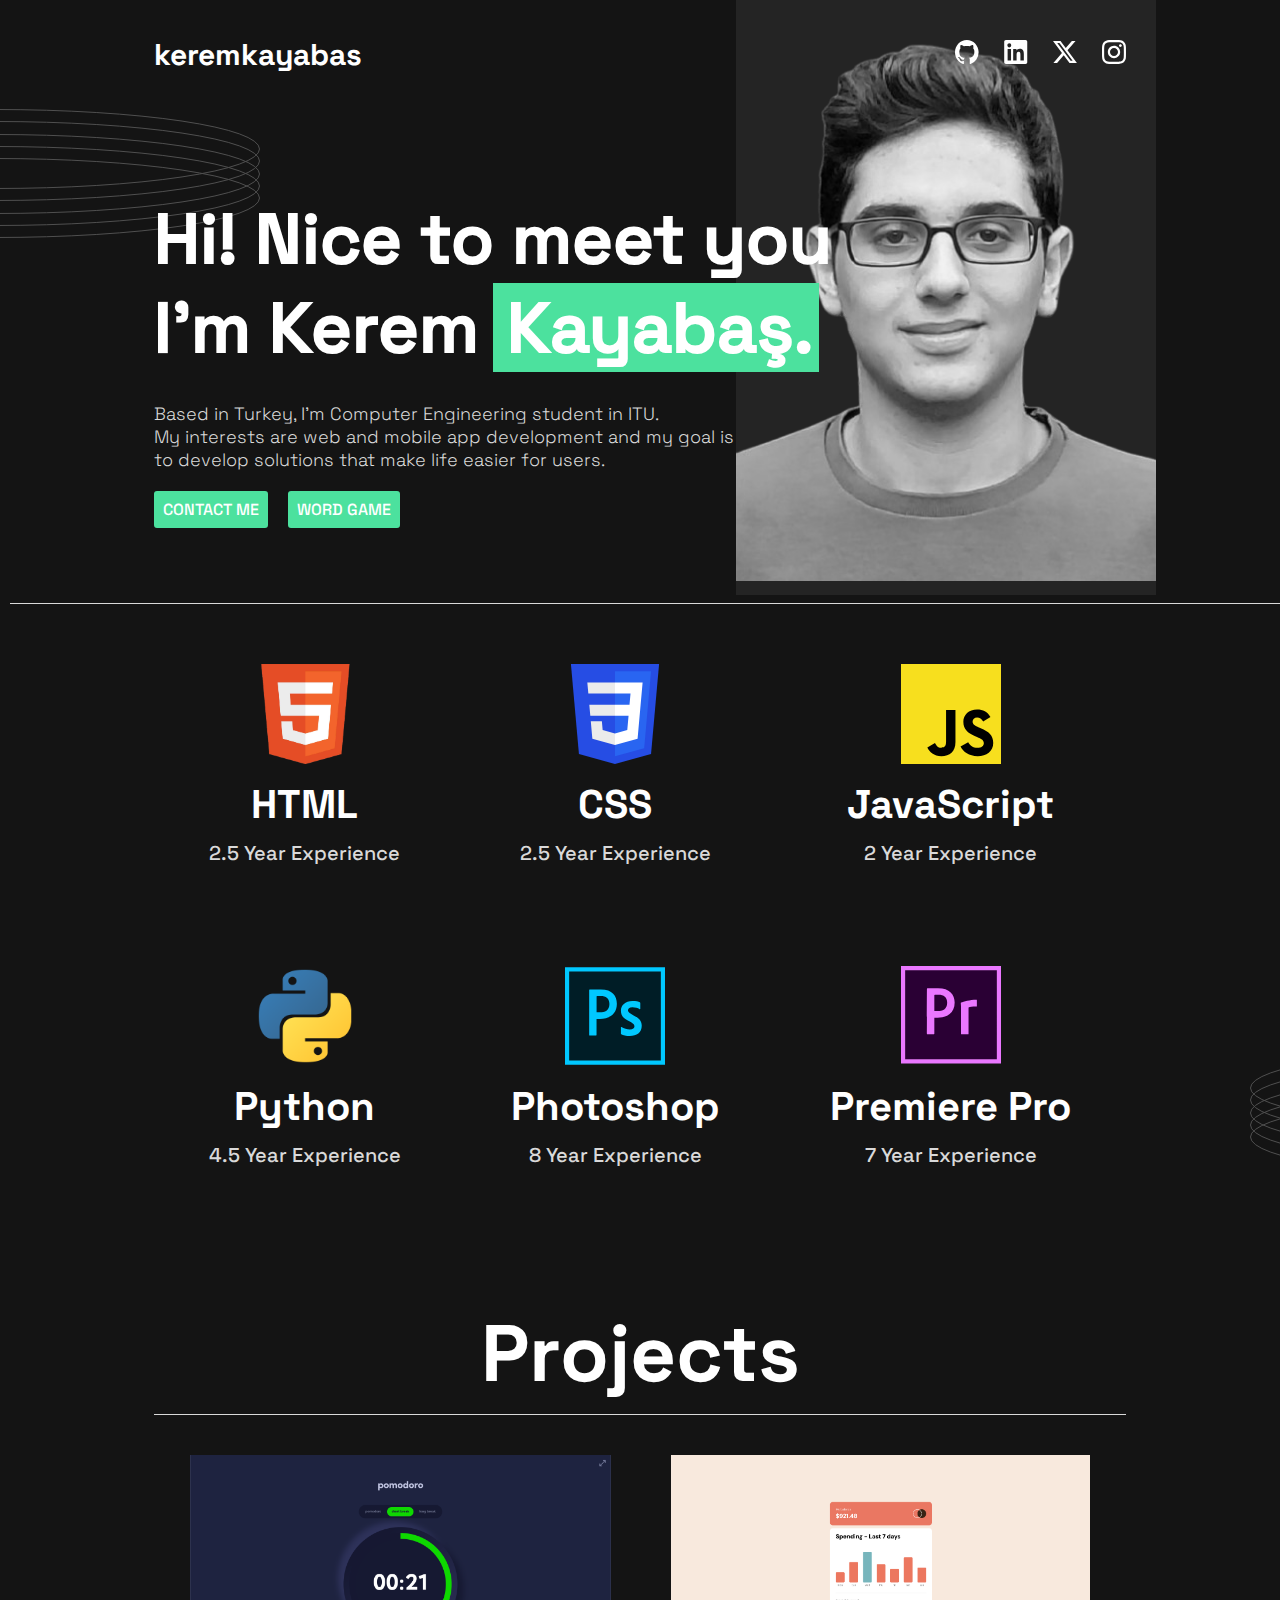
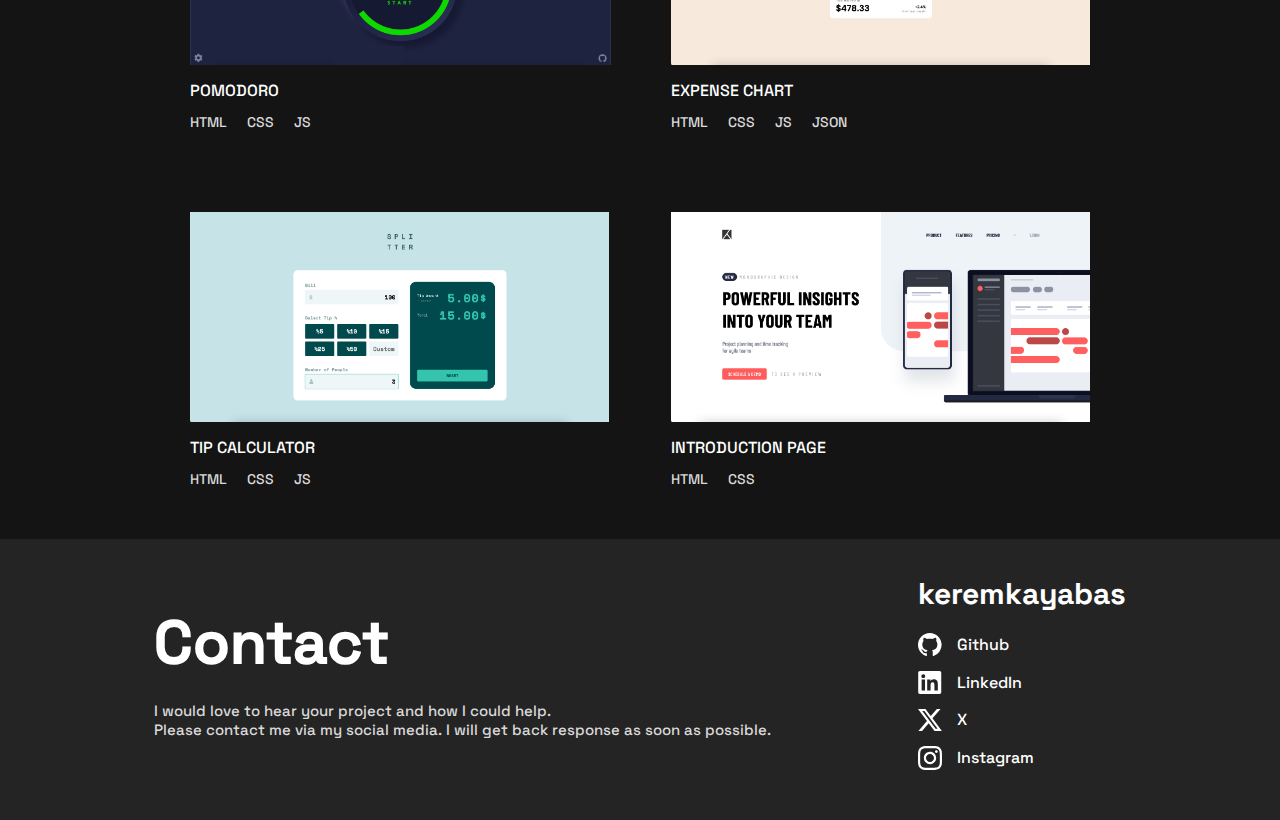
<file: index.html>
<!DOCTYPE html>
<html lang="en">
<head>
    <meta charset="UTF-8">
    <meta name="viewport" content="width=device-width, initial-scale=1.0">
    <title>My Portfolio</title>
    <link rel="stylesheet" href="style.css">
    <link rel="stylesheet" href="assets/fonts/stylesheet.css">
</head>

<script src="script.js"></script>
<body>

    <header>
        <div class="a">
            <a href="#"><span class="name">keremkayabas</span></a>

            
        </div>

        
        <div class="social-links">
            <ul>
                <li>
                    <a target="_blank" id="github" href="https://github.com/KrmKayabasi"><img src="assets/images/icon-github.svg" alt=""></a>
                </li>
                <li>
                    <a target="_blank" id="linkedin" href="https://tr.linkedin.com/in/kerem-kayaba%C5%9F-94686a252"><img src="assets/images/icon-linkedin.svg" alt=""></a>
                </li>
                <li>
                    <a id="x" href="#"><img src="assets/images/icon-x.svg" alt=""></a>
                    <!-- No public X account -->
                </li>
                <li>
                    <a id="instagram" href="#"><img src="assets/images/instagram-white-icon.svg" alt=""></a>
                     <!-- No public instagram account -->
                </li>

            </ul>
        </div>

        
    </header>


    
    <div class="style-block">
        <img src="assets/images/photo-bw.png" alt="">
    </div>
    
    <div id="ring1" class="style-ring">
        <img src="assets/images/pattern-rings.svg" alt="">
    </div>
   
    <div class="greeting">
        <h1>Hi! Nice to meet you <br> I'm Kerem 
            <div class="surname">
                Kayabaş.
            </div>
        </h1>

        <p class="info">Based in Turkey, I'm Computer Engineering student in ITU. <br>
            My interests are web and mobile app development and my goal is <br> 
            to develop solutions that make life easier for users. 
        </p>

        <div class="a">       
             <a class="contact-link" href="#">CONTACT ME</a>

            <a class="wordgame" href="wordgame/game.html">WORD GAME</a></div>



    </div>

    <div id="line1" class="line"></div>

    <div class="experience">
        <div class="experience-item">
            <img src="assets/images/icon-HTML.png" alt="" class="exp-logo">
            <h1 class="item-name">HTML</h1>
            <p class="exp-period">2.5 Year Experience</p>
        </div>
        <div class="experience-item">
            <img src="assets/images/icon-CSS.svg" alt="" class="exp-logo">
            <h1 class="item-name">CSS</h1>
            <p class="exp-period">2.5 Year Experience</p>
        </div>
        <div class="experience-item">
            <img src="assets/images/icon-JavaScript.svg" alt="" class="exp-logo">
            <h1 class="item-name">JavaScript</h1>
            <p class="exp-period">2 Year Experience</p>
        </div>
        <div class="experience-item">
            <img src="assets/images/icon-Pyhton.png" alt="" class="exp-logo">
            <h1 class="item-name">Python</h1>
            <p class="exp-period">4.5 Year Experience</p>
        </div>
        <div class="experience-item">
            <img src="assets/images/icon-PhotoShop.svg" alt="" class="exp-logo">
            <h1 class="item-name">Photoshop</h1>
            <p class="exp-period">8 Year Experience</p>
        </div>
        <div class="experience-item">
            <img src="assets/images/icon-PremierePro.svg" alt="" class="exp-logo">
            <h1 class="item-name">Premiere Pro</h1>
            <p class="exp-period">7 Year Experience</p>
        </div>

  
    </div>

    <div id="ring2" class="style-ring">
        <img src="assets/images/pattern-rings.svg" alt="">
    </div>

    <div class="project">
        <h1>Projects</h1>
        <div id="line2" class="line"></div>
        <div class="grid-container">
            <div class="project-grid">
        
       

                <div class="project-item">
                    <div class="project-image">
                        <img class="proje-img" src="assets/images/project-Pomodoro.png" alt="">
                        <div class="controls">
                            <a target="_blank" href="https://pomodorom.netlify.app/">VIEW PROJECT</a>
                            <a target="_blank" href="https://github.com/KrmKayabasi/FrontendMentor_Pomodoro">VIEW CODE</a>
                        </div>
                    </div>

                    <div class="project-title">POMODORO</div>
                    <ul class="project-req">
                        <li><span>HTML</span></li>
                        <li><span>CSS</span></li>
                        <li><span>JS</span></li>
                    </ul>
                </div>
    
                <div class="project-item">
                    <div class="project-image">
                        <img class="proje-img" src="assets/images/project-ExpenseChart.png" alt="">
                        <div class="controls">
                            <a target="_blank" href="https://beamish-puppy-248b35.netlify.app/">VIEW PROJECT</a>
                            <a target="_blank" href="https://github.com/KrmKayabasi/FrontendMentor_ExpenseChartComponent">VIEW CODE</a>
                        </div>
                    </div>

                    <div class="project-title">EXPENSE CHART</div>
                    <ul class="project-req">
                        <li><span>HTML</span></li>
                        <li><span>CSS</span></li>
                        <li><span>JS</span></li>
                        <li><span>JSON</span></li>
                    </ul>
                </div>
    
                <div class="project-item">
                    <div class="project-image">
                        <img class="proje-img" src="assets/images/project-TipCalculator.png" alt="">
                        <div class="controls">
                            <a target="_blank" href="https://nimble-wisp-0745e8.netlify.app/">VIEW PROJECT</a>
                            <a target="_blank" href="https://github.com/KrmKayabasi/FrontendMentor_TipCalculator">VIEW CODE</a>
                        </div>
                    </div>

                    <div class="project-title">TIP CALCULATOR</div>
                    <ul class="project-req">
                        <li><span>HTML</span></li>
                        <li><span>CSS</span></li>
                        <li><span>JS</span></li>
                    </ul>
                </div>
    
                <div class="project-item">
                    <div class="project-image">
                        <img class="proje-img" src="assets/images/project-Tracking-Intro.png" alt="">
                        <div class="controls">
                            <a target="_blank" href="https://tranquil-otter-b0584c.netlify.app/">VIEW PROJECT</a>
                            <a target="_blank" href="https://github.com/KrmKayabasi/FrontendMentor_TrackingIntro">VIEW CODE</a>
                        </div>
                    </div>

                    <div class="project-title">INTRODUCTION PAGE</div>
                    <ul class="project-req">
                        <li><span>HTML</span></li>
                        <li><span>CSS</span></li>
                    </ul>
                </div>
            </div>
        </div>

    </div>

    <footer>
        <div class="contact">
            <div class="message">
                <h1>Contact</h1>
                <p>I would love to hear your project and how I could help. <br>
                    Please contact me via my social media. I will get back response as soon as possible.</p>
            </div>
            <div class="footer-intro">
                <a class="footer-intro-name" href="#"><span class="name">keremkayabas</span></a>
        
                <div class="social-links-footer">
                    <ul>
                        <li>
                            <a target="_blank" id="github" href="https://github.com/KrmKayabasi">
                                <img src="assets/images/icon-github.svg" alt="">
                                <p>Github</p>
                            </a>
                            
                        </li>
                        <li>
                            <a target="_blank" id="linkedin" href="https://tr.linkedin.com/in/kerem-kayaba%C5%9F-94686a252"><img src="assets/images/icon-linkedin.svg" alt=""><p>LinkedIn</p></a>
                           
                        </li>
                        <li>
                            <a id="x" href="#"><img src="assets/images/icon-x.svg" alt=""><p>X</p></a>
                            <!-- No public x account -->
                        </li>
                        <li>
                            <a id="instagram" href="#"><img src="assets/images/instagram-white-icon.svg" alt=""><p>Instagram</p></a>
                            <!-- No public instagram account -->
                        </li>
                    </ul>
                </div>
            </div>
        </div>
    </footer>    
</body>
    
</html>
</file>
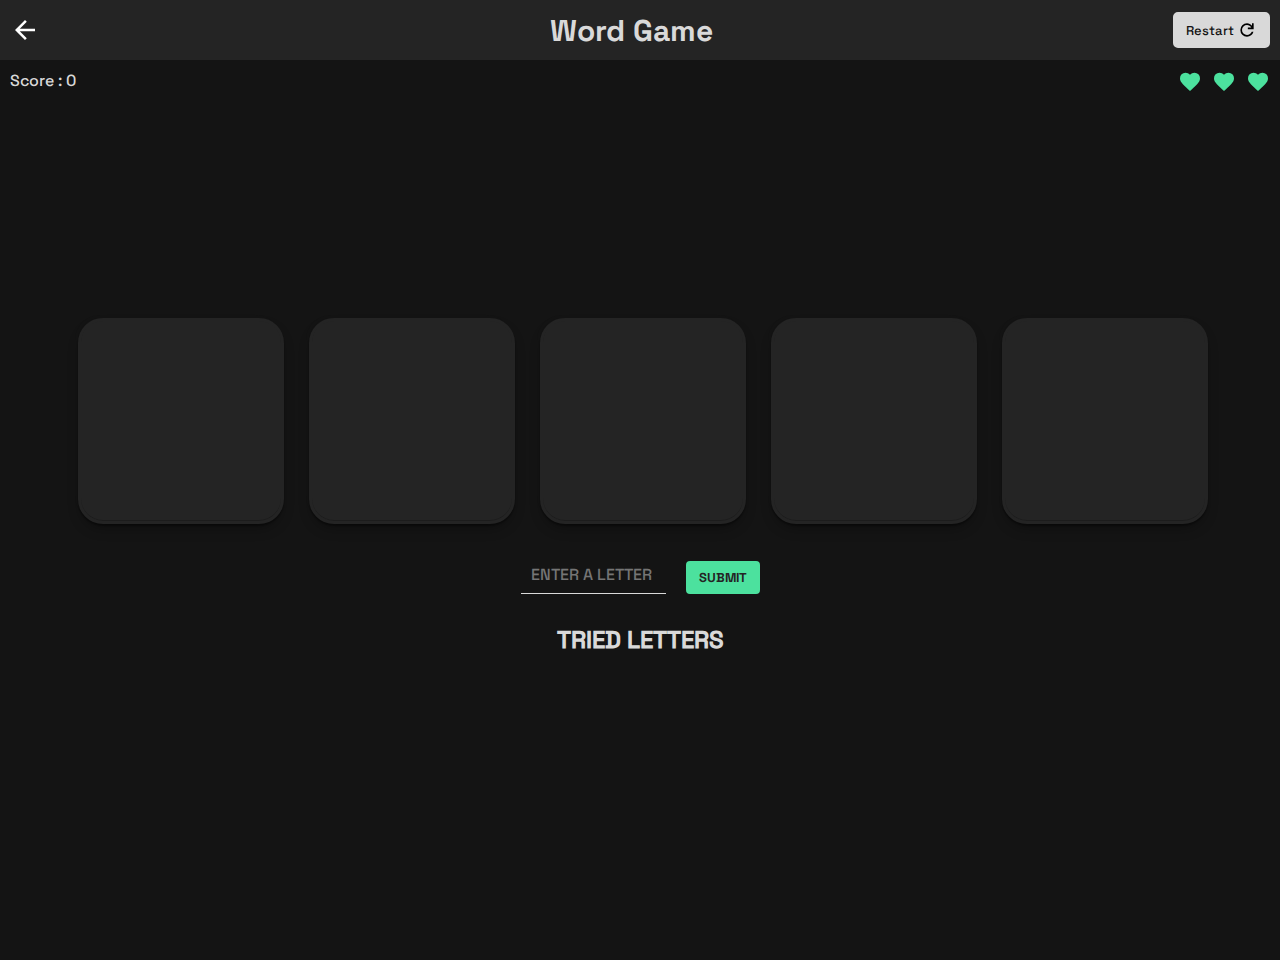
<file: wordgame/game.html>
<!DOCTYPE html>
<html lang="en">
<head>
    <meta charset="UTF-8">
    <meta name="viewport" content="width=device-width, initial-scale=1.0">
    <title>Word Game</title>
    <link rel="stylesheet" href="game.css">
    <link rel="stylesheet" href="../assets/fonts/stylesheet.css">
</head>



<body>

    <div id="win" class="popup">
        <div class="message">
            <h1>Hey! You Won!</h1>

            <p class="score"></p>
            <button class="refresh">
                <span>Restart</span>
                <img src="../assets/images/refresh.svg" alt="">
             </button>
        </div>
    </div>

    <div id="gameover" class="popup">
        <div class="message">
            <h1>You Lost</h1>
            <p class="score"></p>
            <button class="refresh">
                <span>Restart</span>
                <img src="../assets/images/refresh.svg" alt="">
             </button>

        </div>
    </div>

    <header>
        <div class="back">
            <a href="../index.html">
                <img src="../assets/images/arrow_back.svg" alt="">
            </a>
        </div>
        
        <h1>Word Game</h1>

        <button class="refresh">
            <span>Restart</span>
            <img src="../assets/images/refresh.svg" alt="">
         </button>

    </header>
  


    <div class="game">

        <div class="lives">
            <ul id="remaining_lives">
                <li><img src="../assets/images/heart.svg" alt=""></li>
                <li><img src="../assets/images/heart.svg" alt=""></li>
                <li><img src="../assets/images/heart.svg" alt=""></li>
            </ul>

        </div>

        <div class="score_container">
            <p class="score">Score : 0</p>
        </div>

        <div id="word">
            <div class="letter">
                <div class="content">
                    <div class="outer"></div>
                    <div class="inner"><img src="../assets/images/S.svg" alt=""></div>
                </div>
            </div>

            <div class="letter">
                <div class="content">
                    <div class="outer"></div>
                    <div class="inner"><img src="../assets/images/T.svg" alt=""></div>
                </div>
            </div>

            <div class="letter">
                <div class="content">
                    <div class="outer"></div>
                    <div class="inner"><img src="../assets/images/O.svg" alt=""></div>
                </div>
            </div>

            <div class="letter">
                <div class="content">
                    <div class="outer"></div>
                    <div class="inner"><img src="../assets/images/C.svg" alt=""></div>
                </div>
            </div>

            <div class="letter">
                <div class="content">
                    <div class="outer"></div>
                    <div class="inner"><img src="../assets/images/K.svg" alt=""></div>
                </div>
            </div>
                      
        </div>


        <div class="letter_submit">
          
                <div class="letter_input">
                    <input autocomplete="off" id="input" pattern="[A-Za-z]*" onkeydown="return /[a-zA-Z]/i.test(event.key)"  autocapitalize="characters"  placeholder="Enter a letter" type="text">
                </div>
                <button id="submit" type="submit">
                    <span>SUBMIT</span>
                </button>
          
        </div>

        <div class="tried_letters">
            <h2>TRIED LETTERS</h2>
            <ul class="letter_list">
               

            </ul>
        </div>
    </div>






</body>

<script src="game_script.js"></script>
</html>
</file>
<file: style.css>
:root{

    --bg-width: 0%;
}



*{
    box-sizing: border-box;
    margin: 0px;
    padding: 0px;
    list-style-type: none;
    font-family:'Space Grotesk Medium';
    text-decoration: none;
}

body{
    background-color: #141414;
    
    position: relative;
   
    overflow-x: hidden;
}

header{
    margin-right: 12%;
    margin-left: 12%;
    margin-top: 35px;
    margin-bottom: 35px;
    z-index: 100;
    display: flex;
    align-items: center;
    justify-content: space-between;
    position: relative;
}

.name{
    
    font-size: 30px;
    font-family: 'Space Grotesk Bold';
    color: white;
}

.social-links img{
    width: 24px;

}

.social-links ul{
    display: flex;
    align-items: center;
    justify-content: space-between;
    gap: 25px;
}

.style-block{
    background-color: #242424;
    width: 420px;
    height: 600px;
    position: absolute;
    top: -40px;
    right: -30px;
    z-index: -10;
    margin-right: 12%;
   
}

.style-block img{
  position: relative;
  width: 100%;
  height: auto;
  

}

.style-ring{
    position: absolute;

}
#ring1{
    left: -270px;
    
    
}

#ring2{
    

    right: -1250px;
    position:  relative !important;
    top: -120px;
    
}

.greeting{
  
  margin-left: 12%;
    margin-top: 120px;
}

.greeting h1{
    font-size: 70px;
    color: white;
}

.surname{
    color: #fff;
    display: inline-block;
    padding: 0px 10px 0px 10px;
    position: relative;
 
}

.surname::before {
    content: "";
    position: absolute;
    width: var(--bg-width);
    height: 100%;
    background: #4ce19e;
    left: -4px;
    z-index: -1;
    transition: all 1s ease-in-out;
  }

  .info{
    margin-top: 30px;
    color: #D9D9D9;
    font-size: 18px;
    font-family: 'Space Grotesk Light';
    margin-bottom: 20px;

  }

  .contact-link{
    color: white;
    background-color: #4ce19e;
    padding: 5px 6px;
    border: solid #4ce19e;
    border-radius: 3px;
    transition: all ease-in-out 300ms;

  }

  .contact-link:hover{
    color: #141414;
    background-color: #D9D9D9;
    border-color: #D9D9D9;
  }



  .line{
    width: 100%;
    height: 1px;
    background-color: #D9D9D9;
    position: relative;

    position: relative;
    

  }

  #line1{
    left: 10px;
    margin-bottom: 60px;
    margin-top: 75px;
  }

  #line2{
    margin-top: 10px;
    margin-bottom: 40px;
  }

  .experience{
    display: grid;
    grid-template-columns: auto auto auto;
    grid-template-rows: auto auto;
    height: auto;
    
    row-gap: 100px;
    margin-right: 12%;
    margin-left: 12%;

  }

  .experience-item{
    display: flex;
    flex-direction: column;
    align-items: center;
    

  }

  .experience-item .exp-logo{
    width: 100px;
    height: 100px;
    margin-bottom: 15px;
  }

  .experience-item .item-name{
    color: white;
    font-family: "Space Grotesk Bold";
    font-size: 40px;
    margin-bottom: 10px;

  }

  .experience-item .exp-period{
    font-size: 20px;
    color: #D9D9D9;
  }



  .project h1{
    color: white;
    font-size: 80px;
    font-family: "Space Grotesk Bold";
  }
  .project{
    margin-right: 12%;
    margin-left: 12%;
    flex-direction: column;
    display: flex;
    align-items: center;
    margin-bottom: 50px;
  }

  .project-grid{
    display: grid;
    width: 100%;
    height: auto;
    grid-template-columns: auto auto;
    grid-template-rows: auto auto;
    row-gap: 80px;
    column-gap: 60px;
    position: relative;
  }

  .project-item{
    display: flex;
    flex-direction: column;
    align-items: flex-start;
    position: relative;
  }

  .project-item .proje-img{
    height: 210px;
    width: auto;
    margin-bottom: 10px;
    transition: all ease-in-out
  }

  .project-item .project-image{
    position: relative;
    height: 100%;
    
  }


  .controls{
    position: absolute;
    top: 0;
    left: 0;
    width: 100%;
    height: 100%;
    display: flex;
    flex-direction: column;
    justify-content: center;
    align-items: center;
    gap: 20px;
    color: #e8e8e8;
    padding: 20px 24px;
    line-height: 1.5;
    border-radius: 5px;
    opacity: 0;
   
    transition: all 0.6s cubic-bezier(0.23, 1, 0.320, 1);

  }
  .controls a{
    cursor: pointer;
    color: white;
    
    transform: all ease-in-out;
  }

  .controls a:hover{
    color: #4ce19e;
    text-decoration: underline;
  }


  .project-image:hover .controls{
 
    

    opacity: 1;
    transform: translateY(0);



  }
  .project-image:hover .proje-img{
    opacity: 0.4;
  }

  .project-item .project-title{
    color: #fff;
    font-size: 16px;
    margin-bottom: 10px;
  }

  .project-item .project-req{
    display: flex;
    gap: 20px;
  }

  .project-item .project-req li span{
    color: #D9D9D9;
    font-size: 14px;
  }

  .contact{
    padding-top: 35px;
    background-color: #242424;
    position: absolute;
    width: 100%;
    display: flex;
    justify-content: space-between;
    align-items: self-start;
    padding-left: 12%;
    padding-right: 12%;
    align-items: center;
    padding-bottom: 50px;
    

  }

  .contact .message h1{
    font-size:  60px;
    color: white;
  }

  .message p{
    color: #D9D9D9;
    font-size: 15px;


  }
  .message{
    display: flex;
    flex-direction: column;
    gap: 20px;
  }

  .social-links-footer{
    margin-top: 20px;
    
  }





.social-links-footer ul{
  display: flex;
  flex-direction: column;
  gap: 15px;
}

.social-links-footer img{
  width: 24px;

}

.social-links-footer ul li p{
  color: white;
}

.social-links-footer ul li a{

  display: flex;
  gap: 15px;
  align-items: center;
}

.wordgame{
  color: white;
  background-color: #4ce19e;
  padding: 5px 6px;
  border: solid #4ce19e;
  border-radius: 3px;
  transition: all ease-in-out 300ms;

}

.wordgame:hover{
  color: #141414;
  background-color: #D9D9D9;
  border-color: #D9D9D9;
}

.a{
  display: flex;
  gap: 20px;
  align-items: center;
}

@media only screen and (min-width:451px) and (max-width:768px)  {
  header{
    margin-right: 3%;
    margin-left: 3%;
  }
  .style-block{
    top: 0px !important;
    right: 0px !important;
  }


}

@media screen and (max-width:450px){

  header{
    margin-right: 3%;
    margin-left: 3%;
    flex-direction: column;
    align-items: center;
    justify-content: center;
    gap: 20px;
  }

  .style-block{
    width: 150px;
    position: relative;
    height: auto;
    margin-top: 60px;
    

  }

  .style-ring img{
    width: 100px;
    height: auto;

  }

  .style-ring{
    top: 100px;
    left: 300px;
  }

  .style-block img{
    bottom: 0px !important;
  }
  body{
    display: flex;
    flex-direction: column;
    align-items: center;
    overflow-y: hidden;
  }




}
</file>
<file: assets/fonts/stylesheet.css>
@font-face {
    font-family: 'Space Grotesk Light';
    src: url('SpaceGrotesk-Light.woff2') format('woff2'),
        url('SpaceGrotesk-Light.woff') format('woff');
    font-weight: 300;
    font-style: normal;
    font-display: swap;
}

@font-face {
    font-family: 'Space Grotesk Bold';
    src: url('SpaceGrotesk-Bold.woff2') format('woff2'),
        url('SpaceGrotesk-Bold.woff') format('woff');
    font-weight: bold;
    font-style: normal;
    font-display: swap;
}

@font-face {
    font-family: 'Space Grotesk Medium';
    src: url('SpaceGrotesk-Medium.woff2') format('woff2'),
        url('SpaceGrotesk-Medium.woff') format('woff');
    font-weight: 500;
    font-style: normal;
    font-display: swap;
}
</file>
<file: wordgame/game.css>
*{
    margin: 0px;
    padding: 0px;
    list-style-type: none;
    text-decoration: none;
    font-family:'Space Grotesk Medium';
}

body{
    background-color: #141414;
    overflow: hidden;
    height: 100vh;
    position: relative;
    width: 100%;
}

header{
    display: flex;
    align-items: center;
    justify-content: space-between;
    position: relative;
    top: 0;
    width: 100%;
    
    background-color: #242424;
    height: 60px;

    
}

header .back{
    margin-left: 10px;
    margin-top: 5px;

}
.back img{
    width: 30px;
    height: auto;
}
header h1{
    font-size: 30px;
    font-family: 'Space Grotesk Bold';
    color: #D9D9D9;
    margin-left: 50px;
}

.lives ul{
    display: flex;
    gap: 10px;
    align-items: center;
    justify-content: center;
}

.lives{
    position: absolute;
    top: 10px;
    right: 10px;

}

.score_container{
    position: absolute;
    top: 10px;
    left: 10px;
    color: #d9d9d9;

}

.game{
    display: flex;
    flex-direction: column;
    align-items: center;
    justify-content: center;
    width: 100%;
    height: 100vh;
    position: relative;
}

#word{
    display: flex;
    align-items: center;
    justify-content: center;
    gap: 25px;
    margin-bottom: 40px;
}

.letter{
    height: 200px;
    width: 200px;
    display:flex;
    align-items: center;
    justify-content: center;
    background-color: #141414;
    border: solid #141414;
    border-radius: 25px;
    position: relative;
    perspective: 1000px;
}

.content {
    width: 100%;
    height: 100%;
    position: relative;
    transform-style: preserve-3d;
    transition: transform 0.999s;
  }
  

  
  .outer,
  .inner {
    position: absolute;
    width: 100%;
    height: 100%;
    backface-visibility: hidden;
  }
  
  .outer{
    background-color: #242424;
    color: #fff;
    display: flex;
    align-items: center;
    border:  solid #242424;
    border-radius: 25px;
    justify-content: center;
    font-size: 24px;
    transform: rotateY(0deg);
    box-shadow: rgba(0, 0, 0, 0.4) 0px 2px 2px, rgba(0, 0, 0, 0.3) 0px 7px 13px -3px, rgba(0, 0, 0, 0.2) 0px -1px 0px inset;
  }
  
  .inner {
    background-color: #242424;
    color: #d9d9d9;
    display: flex;
    align-items: center;
    border: solid #242424;
    border-radius: 25px;
    justify-content: center;
    box-shadow: rgba(0, 0, 0, 0.4) 0px 2px 2px, rgba(0, 0, 0, 0.3) 0px 7px 13px -3px, rgba(0, 0, 0, 0.2) 0px -1px 0px inset;
    
    transform: rotateY(180deg);
  }

  .inner img{

    width: 100px;
    height: 100px;
  }
  



.refresh{
    background-color: #D9D9D9;
    color: #141414;
    border:#D9D9D9 solid;
    border-radius: 5px;
    display: flex;
    padding: 5px 10px;
    align-items: center;
    justify-content: center;
    gap: 3px;
    cursor: pointer;
    margin-right: 10px;
}

.refresh img{
    width: 20px;
    height: auto;
}

.letter_submit{
    display: flex;
    gap: 20px;
    align-items: center;
    justify-content: center;
    margin-bottom: 30px;

    
}
.letter_input input{

    outline: none;
    background-color: transparent;
    border: none;
    color: #D9D9D9;
    border-bottom: 1px solid;
    padding-left: 10px;
    font-size: 1em;
    line-height: 26px;
    padding-bottom: 5px;
    width: 135px;
    text-transform: uppercase;


}

.letter_submit button{
    outline: none;
    color: #242424;
    background-color: #4ce19e;
    padding: 5px 10px;
    border: solid #4ce19e;
    border-radius: 4px;
    cursor: pointer;
}

.letter_submit button span{
    font-family: "Space Grotesk Bold";
    
}

.tried_letters{
    display: flex;
    align-items: center;
    flex-direction: column;
    gap: 20px;
    color: #D9D9D9;

}

.letter_list{
    display: flex;
    align-items: center;
    gap: 8px;
    justify-content: center;
    height: 30px !important;


}

.letter_list li span{

    background-color: #242424;
    color: #D9D9D9;
    padding: 10px;
    border: solid transparent;
    border-radius:  5px;
    font-size: 22px;
    width: 25px;
    height: 25px;
    display: inline-flex;
    align-items: center;
    justify-content: center;
    box-shadow: rgba(0, 0, 0, 0.4) 0px 2px 2px,
     rgba(0, 0, 0, 0.3) 0px 7px 13px -3px,
      rgba(0, 0, 0, 0.2) 0px -1px 0px inset;
}


  

.message{

    background-color: #242424;
    border: solid #242424;
    border-radius: 10px;
    color: #D9D9D9;
    display: flex;
    align-items: center;
    justify-content: center;
    gap: 45px;
    width: 350px;
    height: 250px;
    top: 0px;
    left: 0px;
    flex-direction: column;
    

}

.popup{
    position: absolute;
    height: 100%;
    width: 100%;
    background-color: rgba(0, 0, 0, .6);
    display: none;
    align-items: center;
    justify-content: center;
    z-index: 100;



}

.error{

    border-bottom: 1px solid #cc0000 !important ;
}
</file>
